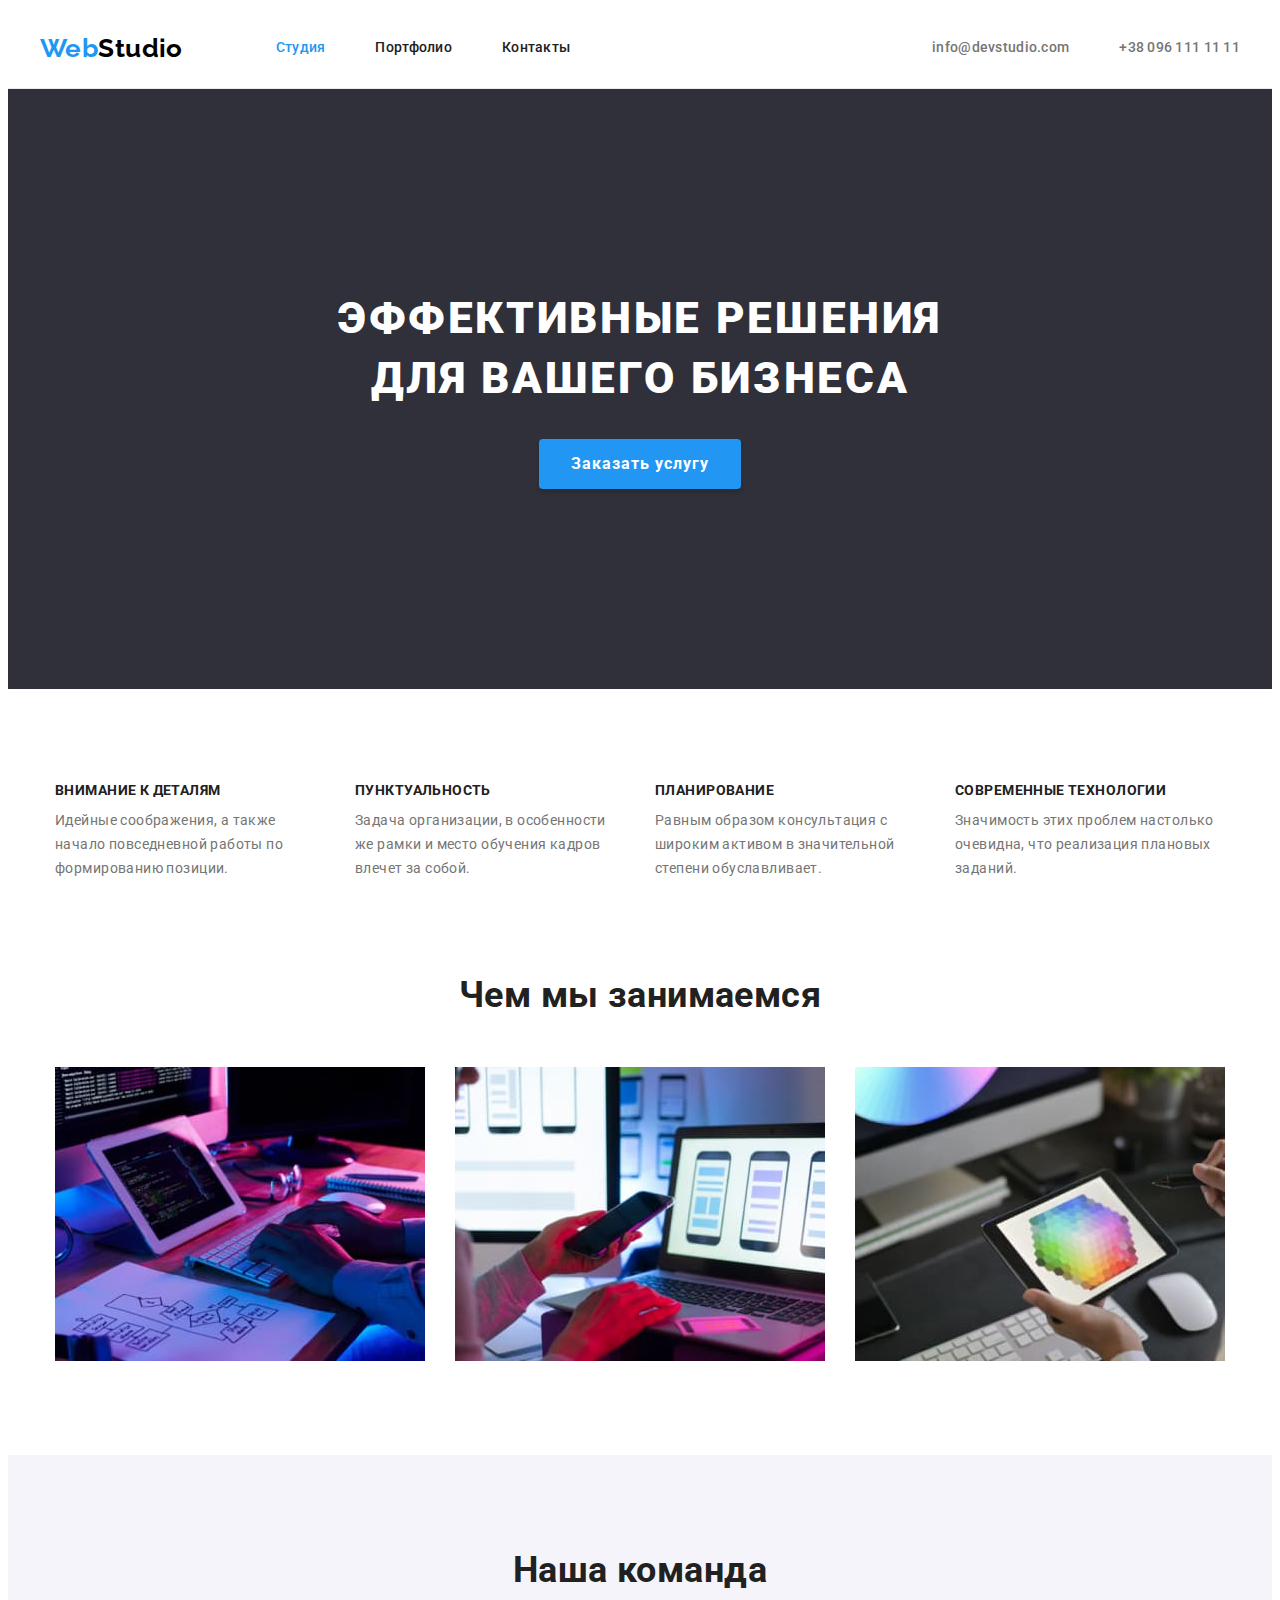
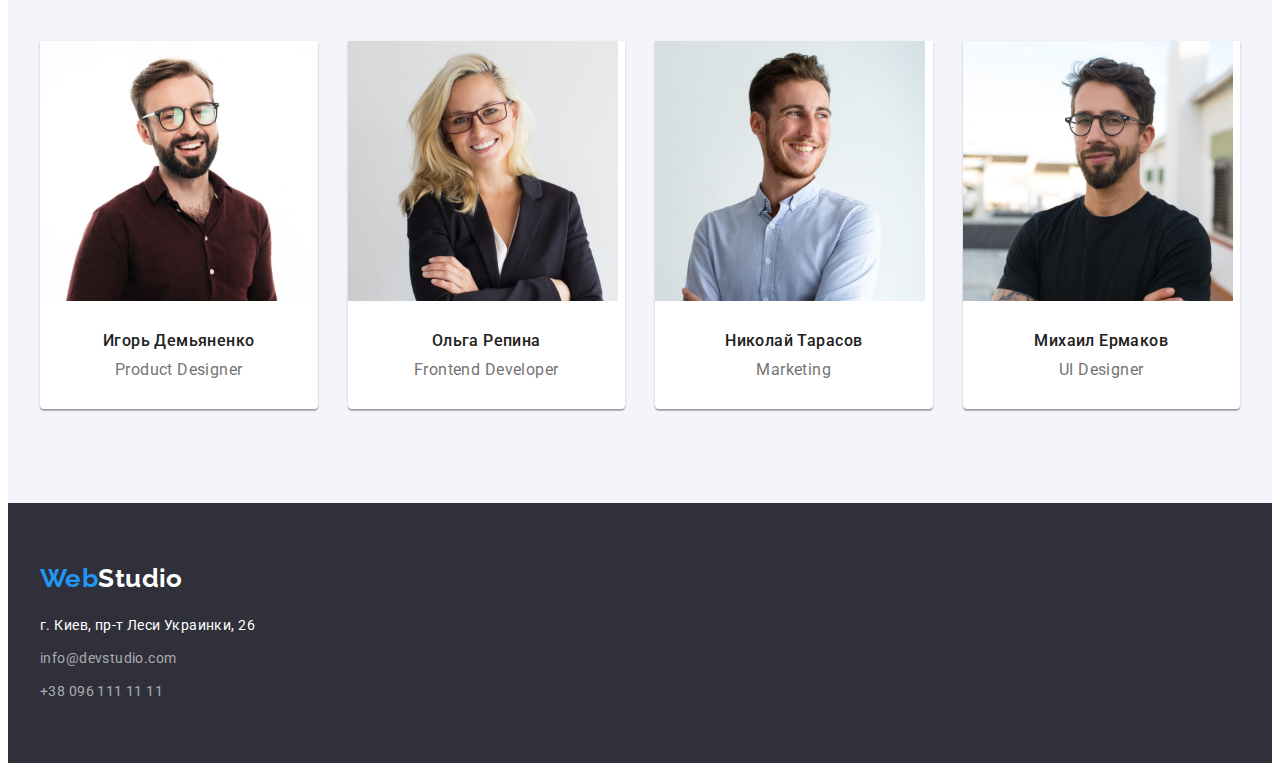
<file: index.html>
<!DOCTYPE html>
<html lang="ru">
  <head>
    <meta charset="UTF-8" />
    <meta http-equiv="X-UA-Compatible" content="IE=edge" />
    <meta name="viewport" content="width=device-width, initial-scale=1.0" />
    <title>Студия</title>
    <link rel="preconnect" href="https://fonts.googleapis.com" />
    <link rel="preconnect" href="https://fonts.gstatic.com" crossorigin />
    <link
      href="https://fonts.googleapis.com/css2?family=Raleway:wght@700&family=Roboto:wght@400;500;700;900&display=swap"
      rel="stylesheet"
    />
    <link
      rel="stylesheet"
      href="https://cdnjs.cloudflare.com/ajax/libs/modern-normalize/1.1.0/modern-normalize.min.css"
      integrity="sha512-wpPYUAdjBVSE4KJnH1VR1HeZfpl1ub8YT/NKx4PuQ5NmX2tKuGu6U/JRp5y+Y8XG2tV+wKQpNHVUX03MfMFn9Q=="
      crossorigin="anonymous"
      referrerpolicy="no-referrer"
    />
    <link rel="stylesheet" href="./css/styles.css" />
  </head>

  <body>
    <header class="header">
      <div class="container flex-container">
        <nav class="flex-container">
          <a href="./index.html" class="logo"><span>Web</span>Studio</a>
          <ul class="flex-container list">
            <li class="list-item">
              <a href="./index.html" class="nav-link link current">Студия</a>
            </li>
            <li class="list-item">
              <a href="./portfolio.html" class="nav-link link">Портфолио</a>
            </li>
            <li class="list-item"><a href="" class="nav-link link">Контакты</a></li>
          </ul>
        </nav>
        <ul class="contacts-list list">
          <li class="list-item">
            <a class="contacts" href="mailto:info@devstudio.com">info@devstudio.com</a>
          </li>
          <li class="list-item">
            <a class="contacts" href="tel:+380961111111">+38 096 111 11 11</a>
          </li>
        </ul>
      </div>
    </header>

    <main>
      <section class="hero section">
        <div class="container">
          <h1 class="hero-title">Эффективные решения для вашего бизнеса</h1>
          <button class="button-order" type="button">Заказать услугу</button>
        </div>
      </section>

      <section class="section-features section">
        <div class="container">
          <h2 class="section-title visually-hidden">Наши преимущества</h2>
          <ul class="list flex-container">
            <li class="features-list-item">
              <h3 class="section-subtitle">Внимание к деталям</h3>
              <p>
                Идейные соображения, а также начало повседневной работы по формированию позиции.
              </p>
            </li>
            <li class="features-list-item">
              <h3 class="section-subtitle">Пунктуальность</h3>
              <p>
                Задача организации, в особенности же рамки и место обучения кадров влечет за собой.
              </p>
            </li>
            <li class="features-list-item">
              <h3 class="section-subtitle">Планирование</h3>
              <p>
                Равным образом консультация с широким активом в значительной степени обуславливает.
              </p>
            </li>
            <li class="features-list-item">
              <h3 class="section-subtitle">Современные технологии</h3>
              <p>Значимость этих проблем настолько очевидна, что реализация плановых заданий.</p>
            </li>
          </ul>
        </div>
      </section>

      <section class="section-our-work section">
        <div class="container">
          <h2 class="section-title">Чем мы занимаемся</h2>
          <ul class="flex-container list">
            <li class="our-work-list-item">
              <img src="./images/our-work-1.jpg" width="370" alt="Компьютер" />
            </li>
            <li class="our-work-list-item">
              <img src="./images/our-work-2.jpg" width="370" alt="Ноутбук" />
            </li>
            <li class="our-work-list-item">
              <img src="./images/our-work-3.jpg" width="370" alt="Планшет" />
            </li>
          </ul>
        </div>
      </section>

      <section class="section-team section">
        <div class="container">
          <h2 class="section-title">Наша команда</h2>
          <ul class="flex-container list">
            <li class="team-card">
              <img
                class="team-card-img"
                src="./images/igor-demyanenko.jpg"
                width="270"
                alt="Игорь Демьяненко"
              />
              <div class="team-thumb">
                <h3 class="team-card-name">Игорь Демьяненко</h3>
                <p class="team-card-text">Product Designer</p>
              </div>
            </li>
            <li class="team-card">
              <img
                class="team-card-img"
                src="./images/olga-repina.jpg"
                width="270"
                alt="Ольга Репина"
              />
              <div class="team-thumb">
                <h3 class="team-card-name">Ольга Репина</h3>
                <p class="team-card-text">Frontend Developer</p>
              </div>
            </li>
            <li class="team-card">
              <img
                class="team-card-img"
                src="./images/nikolai-tarasov.jpg"
                width="270"
                alt="Николай Тарасов"
              />
              <div class="team-thumb">
                <h3 class="team-card-name">Николай Тарасов</h3>
                <p class="team-card-text">Marketing</p>
              </div>
            </li>
            <li class="team-card">
              <img
                class="team-card-img"
                src="./images/mikhail-ermakov.jpg"
                width="270"
                alt="Михаил Ермаков"
              />
              <div class="team-thumb">
                <h3 class="team-card-name">Михаил Ермаков</h3>
                <p class="team-card-text">UI Designer</p>
              </div>
            </li>
          </ul>
        </div>
      </section>
    </main>

    <footer class="footer">
      <div class="container">
        <a class="logo footer-logo" href="./index.html"><span>Web</span>Studio</a>
        <address>
          <ul class="list">
            <li class="footer-list-item">
              <a
                class="adress-map-link"
                href="https://goo.gl/maps/piqngm7oDQpEDh6u6"
                target="_blank"
                rel="noopener nofollow noreferrer"
                >г. Киев, пр-т Леси Украинки, 26</a
              >
            </li>
            <li class="footer-list-item">
              <a class="adress-link" href="mailto:info@devstudio.com">info@devstudio.com</a>
            </li>
            <li class="footer-list-item">
              <a class="adress-link" href="tel:+380961111111">+38 096 111 11 11</a>
            </li>
          </ul>
        </address>
      </div>
    </footer>
  </body>
</html>
</file>
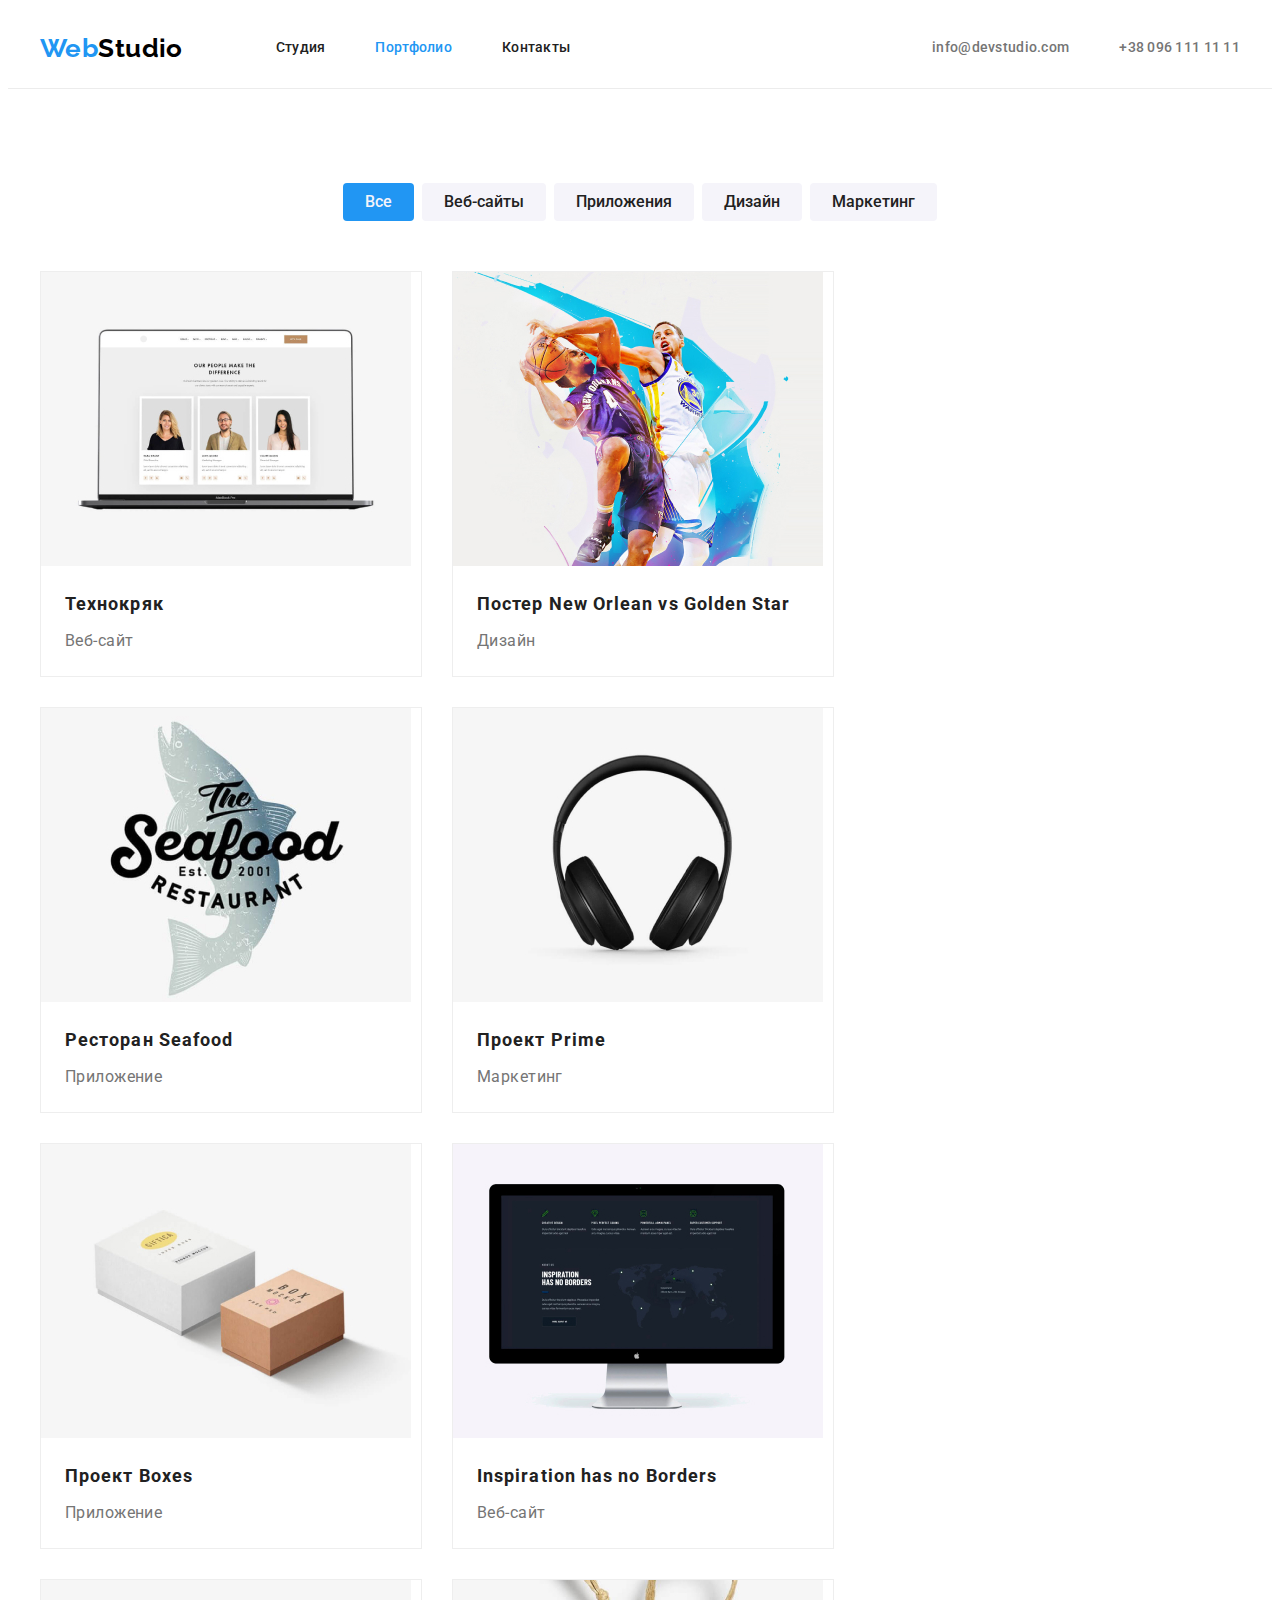
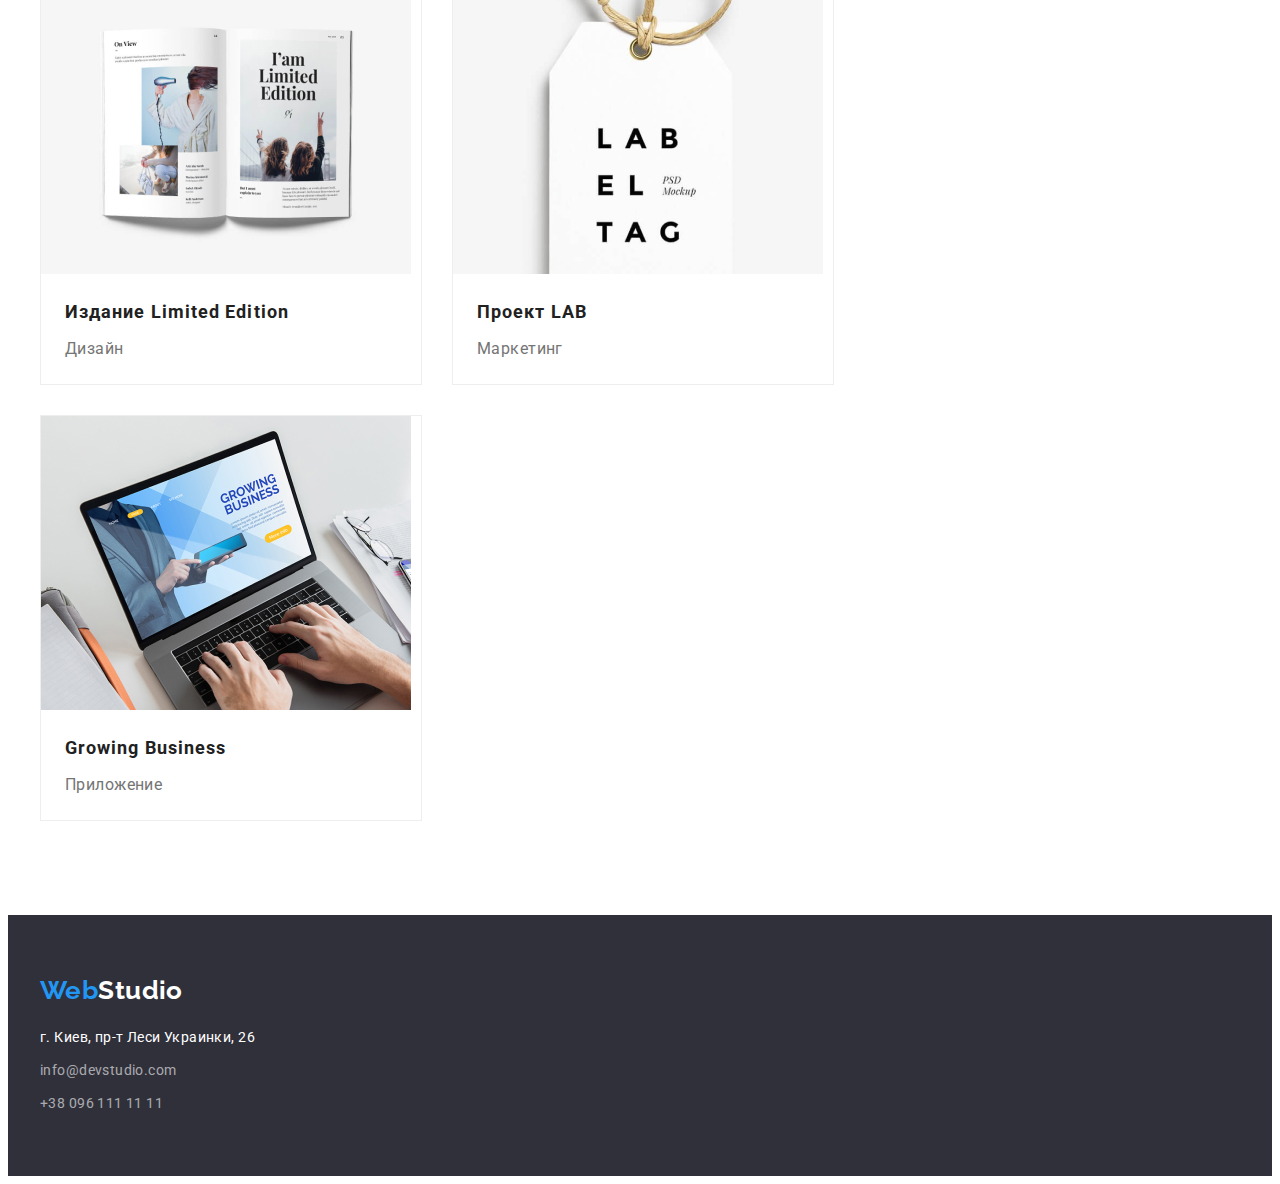
<file: portfolio.html>
<!DOCTYPE html>
<html lang="ru">
  <head>
    <meta charset="UTF-8" />
    <meta http-equiv="X-UA-Compatible" content="IE=edge" />
    <meta name="viewport" content="width=device-width, initial-scale=1.0" />
    <title>Портфолио</title>
    <link rel="preconnect" href="https://fonts.googleapis.com" />
    <link rel="preconnect" href="https://fonts.gstatic.com" crossorigin />
    <link
      href="https://fonts.googleapis.com/css2?family=Raleway:wght@700&family=Roboto:wght@400;500;700;900&display=swap"
      rel="stylesheet"
    />
    <link
      rel="stylesheet"
      href="https://cdnjs.cloudflare.com/ajax/libs/modern-normalize/1.1.0/modern-normalize.min.css"
      integrity="sha512-wpPYUAdjBVSE4KJnH1VR1HeZfpl1ub8YT/NKx4PuQ5NmX2tKuGu6U/JRp5y+Y8XG2tV+wKQpNHVUX03MfMFn9Q=="
      crossorigin="anonymous"
      referrerpolicy="no-referrer"
    />
    <link rel="stylesheet" href="./css/styles.css" />
  </head>

  <body>
    <header class="header">
      <div class="container flex-container">
        <nav class="flex-container">
          <a href="./index.html" class="logo"><span>Web</span>Studio</a>
          <ul class="flex-container list">
            <li class="list-item">
              <a href="./index.html" class="nav-link link">Студия</a>
            </li>
            <li class="list-item">
              <a href="./portfolio.html" class="nav-link link current">Портфолио</a>
            </li>
            <li class="list-item"><a href="" class="nav-link link">Контакты</a></li>
          </ul>
        </nav>
        <ul class="contacts-list list">
          <li class="list-item">
            <a class="contacts" href="mailto:info@devstudio.com">info@devstudio.com</a>
          </li>
          <li class="list-item">
            <a class="contacts" href="tel:+380961111111">+38 096 111 11 11</a>
          </li>
        </ul>
      </div>
    </header>

    <main>
      <section class="projects section">
        <div class="container">
          <h1 class="visually-hidden">Наши проекты</h1>

          <ul class="filter-list flex-container list">
            <li class="filter-list-item">
              <button class="filter__button filter__current" type="button">Все</button>
            </li>
            <li class="filter-list-item">
              <button class="filter__button" type="button">Веб-сайты</button>
            </li>
            <li class="filter-list-item">
              <button class="filter__button" type="button">Приложения</button>
            </li>
            <li class="filter-list-item">
              <button class="filter__button" type="button">Дизайн</button>
            </li>
            <li class="filter-list-item">
              <button class="filter__button" type="button">Маркетинг</button>
            </li>
          </ul>

          <ul class="portfolio__list list">
            <li class="portfolio__item">
              <img src="./images/portfolio-img-01.jpg" alt="" class="portfolio__img" />
              <div class="card-content">
                <h3 class="card-title">Технокряк</h3>
                <p>Веб-сайт</p>
              </div>
            </li>

            <li class="portfolio__item">
              <img src="./images/portfolio-img-02.jpg" alt="" class="portfolio__img" />
              <div class="card-content">
                <h3 class="card-title">Постер New Orlean vs Golden Star</h3>
                <p>Дизайн</p>
              </div>
            </li>

            <li class="portfolio__item">
              <img src="./images/portfolio-img-03.jpg" alt="" class="portfolio__img" />
              <div class="card-content">
                <h3 class="card-title">Ресторан Seafood</h3>
                <p>Приложение</p>
              </div>
            </li>

            <li class="portfolio__item">
              <img src="./images/portfolio-img-04.jpg" alt="" class="portfolio__img" />
              <div class="card-content">
                <h3 class="card-title">Проект Prime</h3>
                <p>Маркетинг</p>
              </div>
            </li>

            <li class="portfolio__item">
              <img src="./images/portfolio-img-05.jpg" alt="" class="portfolio__img" />
              <div class="card-content">
                <h3 class="card-title">Проект Boxes</h3>
                <p>Приложение</p>
              </div>
            </li>

            <li class="portfolio__item">
              <img src="./images/portfolio-img-06.jpg" alt="" class="portfolio__img" />
              <div class="card-content">
                <h3 class="card-title">Inspiration has no Borders</h3>
                <p>Веб-сайт</p>
              </div>
            </li>

            <li class="portfolio__item">
              <img src="./images/portfolio-img-07.jpg" alt="" class="portfolio__img" />
              <div class="card-content">
                <h3 class="card-title">Издание Limited Edition</h3>
                <p>Дизайн</p>
              </div>
            </li>

            <li class="portfolio__item">
              <img src="./images/portfolio-img-08.jpg" alt="" class="portfolio__img" />
              <div class="card-content">
                <h3 class="card-title">Проект LAB</h3>
                <p>Маркетинг</p>
              </div>
            </li>

            <li class="portfolio__item">
              <img src="./images/portfolio-img-09.jpg" alt="" class="portfolio__img" />
              <div class="card-content">
                <h3 class="card-title">Growing Business</h3>
                <p>Приложение</p>
              </div>
            </li>
          </ul>
        </div>
      </section>
    </main>

    <footer class="footer">
      <div class="container">
        <a class="logo footer-logo" href="./index.html"><span>Web</span>Studio</a>
        <address>
          <ul class="list">
            <li class="footer-list-item">
              <a
                class="adress-map-link"
                href="https://goo.gl/maps/piqngm7oDQpEDh6u6"
                target="_blank"
                rel="noopener nofollow noreferrer"
                >г. Киев, пр-т Леси Украинки, 26</a
              >
            </li>
            <li class="footer-list-item">
              <a class="adress-link" href="mailto:info@devstudio.com">info@devstudio.com</a>
            </li>
            <li class="footer-list-item">
              <a class="adress-link" href="tel:+380961111111">+38 096 111 11 11</a>
            </li>
          </ul>
        </address>
      </div>
    </footer>
  </body>
</html>
</file>
<file: css/styles.css>
:root {
  --text-color: #757575;
  --primary-text-color: #212121;
  --accent-color: #2196f3;
  --sections-background-color: #2f303a;
  --hero-title-color: #ffffff;
  --section-light-background: #f5f4fa;
  --team-card-bg: #ffffff;
  --filter-button-bg: #f5f4fa;
  --card-set-gap: 30px;
}

body {
  font-family: 'Roboto', sans-serif;
  font-size: 14px;
  letter-spacing: 0.03em;
  color: var(--primary-text-color);
  background-color: #ffffff;
}
h1,
h2,
h3,
p {
  margin: 0;
}

img {
  display: block;
  max-width: 100%;
  height: auto;
}

.visually-hidden {
  position: absolute;
  width: 1px;
  height: 1px;
  margin: -1px;
  border: 0;
  padding: 0;

  white-space: nowrap;
  clip-path: inset(100%);
  clip: rect(0 0 0 0);
  overflow: hidden;
}
.container {
  width: 1200px;
  padding-left: 15px;
  padding-right: 15px;
  margin-left: auto;
  margin-right: auto;
}
.section {
  padding-top: 94px;
  padding-bottom: 94px;
}
.header {
  border-bottom: 1px solid #ececec;
}
.logo {
  margin-right: 93px;
  font-family: 'Raleway';
  font-style: normal;
  font-weight: 700;
  font-size: 26px;
  line-height: 1.19;
  text-decoration: none;
  color: #000000;
  display: inline-block;
}

.logo span {
  color: var(--accent-color);
}

.flex-container {
  display: flex;
  justify-content: center;
  align-items: center;
}
.nav-link {
  display: inline-block;
  padding-top: 32px;
  padding-bottom: 32px;
  font-weight: 500;
  line-height: 1.14;
  letter-spacing: 0.02em;
  color: inherit;
}
.list-item:not(:last-child) {
  margin-right: 50px;
}
.contacts-list {
  display: flex;
}
.list {
  list-style: none;
  margin: 0;
  padding: 0;
}

.link {
  text-decoration: none;
}
.nav-link:hover,
.nav-link:focus {
  color: var(--accent-color);
}

.current {
  color: var(--accent-color);
}

.contacts-list {
  display: flex;
  list-style: none;
  margin: 0;
  margin-left: auto;
  padding: 0;
}
.contacts {
  display: inline-block;
  padding-top: 32px;
  padding-bottom: 32px;
  font-weight: 500;
  font-size: 14px;
  line-height: 1.14;
  letter-spacing: 0.02em;
  text-decoration: none;
  color: var(--text-color);
}

.contacts:hover,
.contacts:focus {
  color: var(--accent-color);
}

.hero {
  padding-top: 200px;
  padding-bottom: 200px;
  text-align: center;
  background-color: var(--sections-background-color);
}

.hero-title {
  width: 696px;
  margin-left: auto;
  margin-right: auto;
  margin-bottom: 30px;
  font-family: 'Roboto';
  font-weight: 900;
  font-size: 44px;
  line-height: 1.36;
  letter-spacing: 0.06em;
  text-transform: uppercase;
  color: var(--hero-title-color);
}

.button-order {
  background: var(--accent-color);
  box-shadow: 0px 4px 4px rgba(0, 0, 0, 0.15);
  border-radius: 4px;
  border-width: 0px;
  cursor: pointer;
  padding: 10px 32px;
  font-family: inherit;
  font-weight: 700;
  font-size: 16px;
  line-height: 1.88;
  letter-spacing: 0.06em;
  color: var(--hero-title-color);
  display: inline-block;
}

.section-title {
  margin-bottom: 50px;
  text-align: center;
  font-size: 36px;
  line-height: 1.17;
}
.section-subtitle {
  margin-bottom: 10px;
  font-size: 14px;
  line-height: 1.14;
  text-transform: uppercase;
}
.features-list-item {
  flex-basis: 270px;
}

.features-list-item:not(:last-child),
.our-work-list-item:not(:last-child),
.team-card:not(:last-child) {
  margin-right: 30px;
}
.features-list-item p {
  margin: 0;
  color: var(--text-color);
  line-height: 1.71;
}

.section-our-work {
  padding-top: 0;
}
.section-team {
  background-color: var(--section-light-background);
}

.team-card {
  width: calc((100% - 3 * var(--card-set-gap)) / 4);
  background: #ffffff;
  text-align: center;
  box-shadow: 0px 1px 3px rgba(0, 0, 0, 0.12), 0px 1px 1px rgba(0, 0, 0, 0.14),
    0px 2px 1px rgba(0, 0, 0, 0.2);
  border-radius: 0px 0px 4px 4px;
}
.team-thumb {
  padding-top: 30px;
  padding-bottom: 30px;
}
.team-card-name {
  margin-bottom: 10px;
  font-weight: 500;
  font-size: 16px;
  line-height: 1.19;
}
.team-card-text {
  color: var(--text-color);
  font-size: 16px;
  line-height: 1.19;
}
.footer {
  background-color: var(--sections-background-color);
  padding-top: 60px;
  padding-bottom: 60px;
}
.footer-logo {
  margin-right: 0;
  margin-bottom: 20px;
  color: #ffffff;
}
.footer-list-item:not(:last-child) {
  margin-bottom: 9px;
}
.adress-link,
.adress-map-link {
  font-style: normal;
  text-decoration: none;
  line-height: 1.71;
  color: rgba(255, 255, 255, 0.6);
  display: inline-block;
}
.adress-link:hover,
.adress-link:focus {
  color: var(--accent-color);
}
.adress-map-link {
  color: var(--hero-title-color);
}

/* Стили для стр портфолио */
.filter-list {
  margin-bottom: 50px;
}
.filter-list-item:not(:last-child) {
  margin-right: 8px;
}
.filter__button {
  background: var(--filter-button-bg);
  border-radius: 4px;
  font-family: 'Roboto';
  font-style: normal;
  font-weight: 500;
  font-size: 16px;
  line-height: 1.62;
  text-align: center;
  border: none;
  color: var(--primary-text-color);
  padding: 6px 22px 6px 22px;
  cursor: pointer;
}

.filter__button:hover {
  color: var(--filter-button-bg);
  background: var(--accent-color);
  box-shadow: 0px 3px 1px rgba(0, 0, 0, 0.1), 0px 1px 2px rgba(0, 0, 0, 0.08),
    0px 2px 2px rgba(0, 0, 0, 0.12);
}
.filter__current {
  color: var(--filter-button-bg);
  background: var(--accent-color);
}
.filter__current:hover {
  color: var(--filter-button-bg);
  background: var(--accent-color);
  box-shadow: 0px 3px 1px rgba(0, 0, 0, 0.1), 0px 1px 2px rgba(0, 0, 0, 0.08),
    0px 2px 2px rgba(0, 0, 0, 0.12);
}

.card-content {
  padding: 20px 24px;
}
.card-title {
  margin-bottom: 4px;
  font-size: 18px;
  line-height: 2;
  letter-spacing: 0.06em;
  text-transform: none;
}
.portfolio__list {
  display: flex;
  flex-wrap: wrap;
  margin-top: calc(-1 * var(--card-set-gap));
  margin-left: calc(-1 * var(--card-set-gap));
}
.portfolio__item {
  background: var(--team-card-bg);
  border: 1px solid #eeeeee;
  flex-basis: calc(100% / 3 - var(--card-set-gap));
  margin-left: var(--card-set-gap);
  margin-top: var(--card-set-gap);
}
.portfolio__item p {
  font-size: 16px;
  line-height: 1.88;
  color: var(--text-color);
}
</file>
